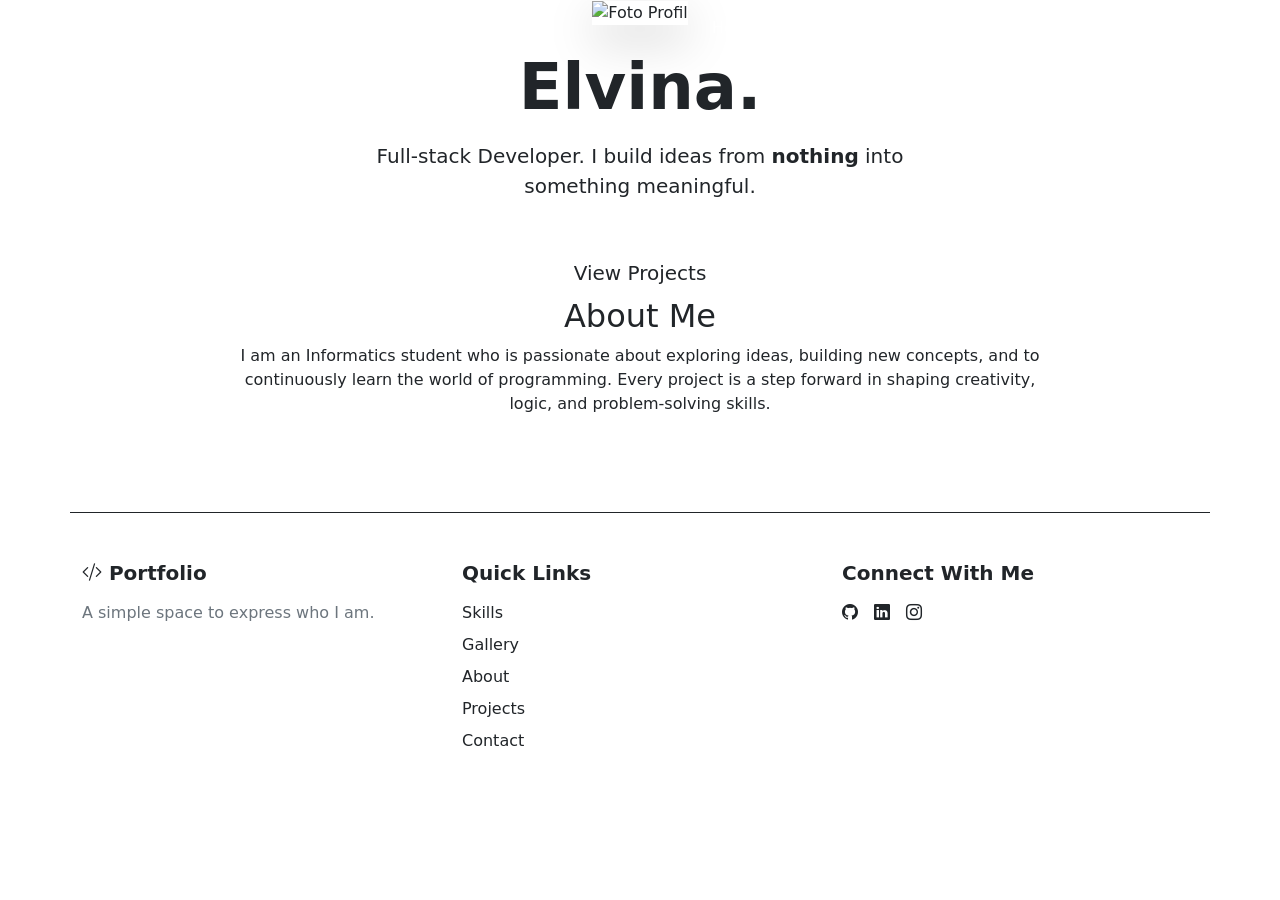
<file: portofolio/src/main/resources/templates/HTML/index.html>
<!DOCTYPE html>
<html lang="en" xmlns:th="http://www.thymeleaf.org">
<head>
    <meta charset="UTF-8">
    <meta name="viewport" content="width=device-width, initial-scale=1.0">
    <title>Portofolio</title>
    <link href="https://cdn.jsdelivr.net/npm/bootstrap@5.3.0/dist/css/bootstrap.min.css" rel="stylesheet">
    <link href="https://fonts.googleapis.com/css2?family=Inter:wght@300;400;600;800&display=swap" rel="stylesheet">
    <link rel="stylesheet" href="https://cdn.jsdelivr.net/npm/bootstrap-icons@1.11.3/font/bootstrap-icons.min.css">

    <link rel="stylesheet" th:href="@{/css/index.css}">
</head>
<body>

    <nav class="navbar navbar-expand-lg navbar-dark fixed-top custom-navbar">
        <div class="container">
            <a class="navbar-brand fw-bold" th:href="@{/}">
                <span class="text-accent">&lt;/&gt;</span> Port<span class="text-accent">folio</span>
            </a>
            <button class="navbar-toggler" type="button" data-bs-toggle="collapse" data-bs-target="#navbarNav">
                <span class="navbar-toggler-icon"></span>
            </button>
            <div class="collapse navbar-collapse justify-content-end" id="navbarNav">
                <ul class="navbar-nav gap-3">
                    <li class="nav-item"><a class="nav-link active" th:href="@{/}">Home</a></li>
                    <li class="nav-item"><a class="nav-link" th:href="@{/about}">About</a></li>
                    <li class="nav-item"><a class="nav-link" th:href="@{/projects}">Projects</a></li>
                    <li class="nav-item"><a class="nav-link" th:href="@{/skills}">Skills</a></li>
                    <li class="nav-item"><a class="nav-link" th:href="@{/gallery}">Gallery</a></li>
                    <li class="nav-item"><a class="nav-link" th:href="@{/contact}">Contact</a></li>
                </ul>
            </div>
        </div>
    </nav>

    <header id="hero">
    <div class="container text-center reveal">
        <div class="profile-wrapper mb-4">
            <img th:src="@{/images/photo profile.jpg}" alt="Foto Profil" class="profile-img shadow-lg">
        </div>
        <h1 class="display-3 fw-bold name mb-3">
            Elvina<span class="text-accent">.</span>
        </h1>
        <p class="lead tagline mx-auto mb-5" style="max-width: 600px;">
            Full-stack Developer. 
            I build ideas from <span class="text-accent fw-bold">nothing</span> into something meaningful.
        </p>
        <a th:href="@{/projects}" class="btn btn-custom btn-lg">View Projects</a>
    </div>
    </header>

    <section id="about" class="section">
    <div class="container text-center">
        <h2 class="reveal">About Me</h2>
        <p class="intro-text mx-auto reveal" style="max-width: 800px;">
            I am an Informatics student who is passionate about exploring ideas, building new concepts, and to continuously learn the world of programming.
            Every project is a step forward in shaping creativity, logic, and problem-solving skills.
        </p>
        
    </div>
    </section>

    <footer class="footer py-5 mt-5">
        <div class="container border-top border-dark pt-5">
            <div class="row gy-4">
                
                <div class="col-12 col-md-4 text-start">
                    <h5 class="fw-bold mb-3">
                        <i class="bi bi-code-slash text-accent"></i> Port<span class="text-accent">folio</span>
                    </h5>
                    <p class="text-secondary pe-md-4">
                        A simple space to express who I am.
                    </p>
                </div>

                <div class="col-12 col-md-4 text-start">
                    <h5 class="fw-bold mb-3">Quick Links</h5>
                    <ul class="list-unstyled footer-links">
                        <li class="mb-2"><a th:href="@{/skills}">Skills</a></li>
                        <li class="mb-2"><a th:href="@{/gallery}">Gallery</a></li>
                        <li class="mb-2"><a th:href="@{/about}">About</a></li>
                        <li class="mb-2"><a th:href="@{/projects}">Projects</a></li>
                        <li class="mb-2"><a th:href="@{/contact}">Contact</a></li>
                    </ul>
                </div>

                <div class="col-12 col-md-4 text-start">
                    <h5 class="fw-bold mb-3">Connect With Me</h5>
                    <div class="social-icons d-flex gap-3 mt-3">
                        <a th:href="@{https://github.com/eangelina04-dev}" target="_blank"><i class="bi bi-github"></i></a>
                        <a th:href="@{https://www.linkedin.com/in/elvina-angelina-1476b0321/}" target="_blank"><i class="bi bi-linkedin"></i></a>
                        <a th:href="@{https://www.instagram.com/_elvinangelinaa/}" target="_blank"><i class="bi bi-instagram"></i></a>
                    </div>
                </div>

            </div>
        </div>
    </footer>

    <script src="https://cdn.jsdelivr.net/npm/bootstrap@5.3.0/dist/js/bootstrap.bundle.min.js"></script>
    
    <script th:src="@{/js/index.js}"></script>
</body>
</html>
</file>
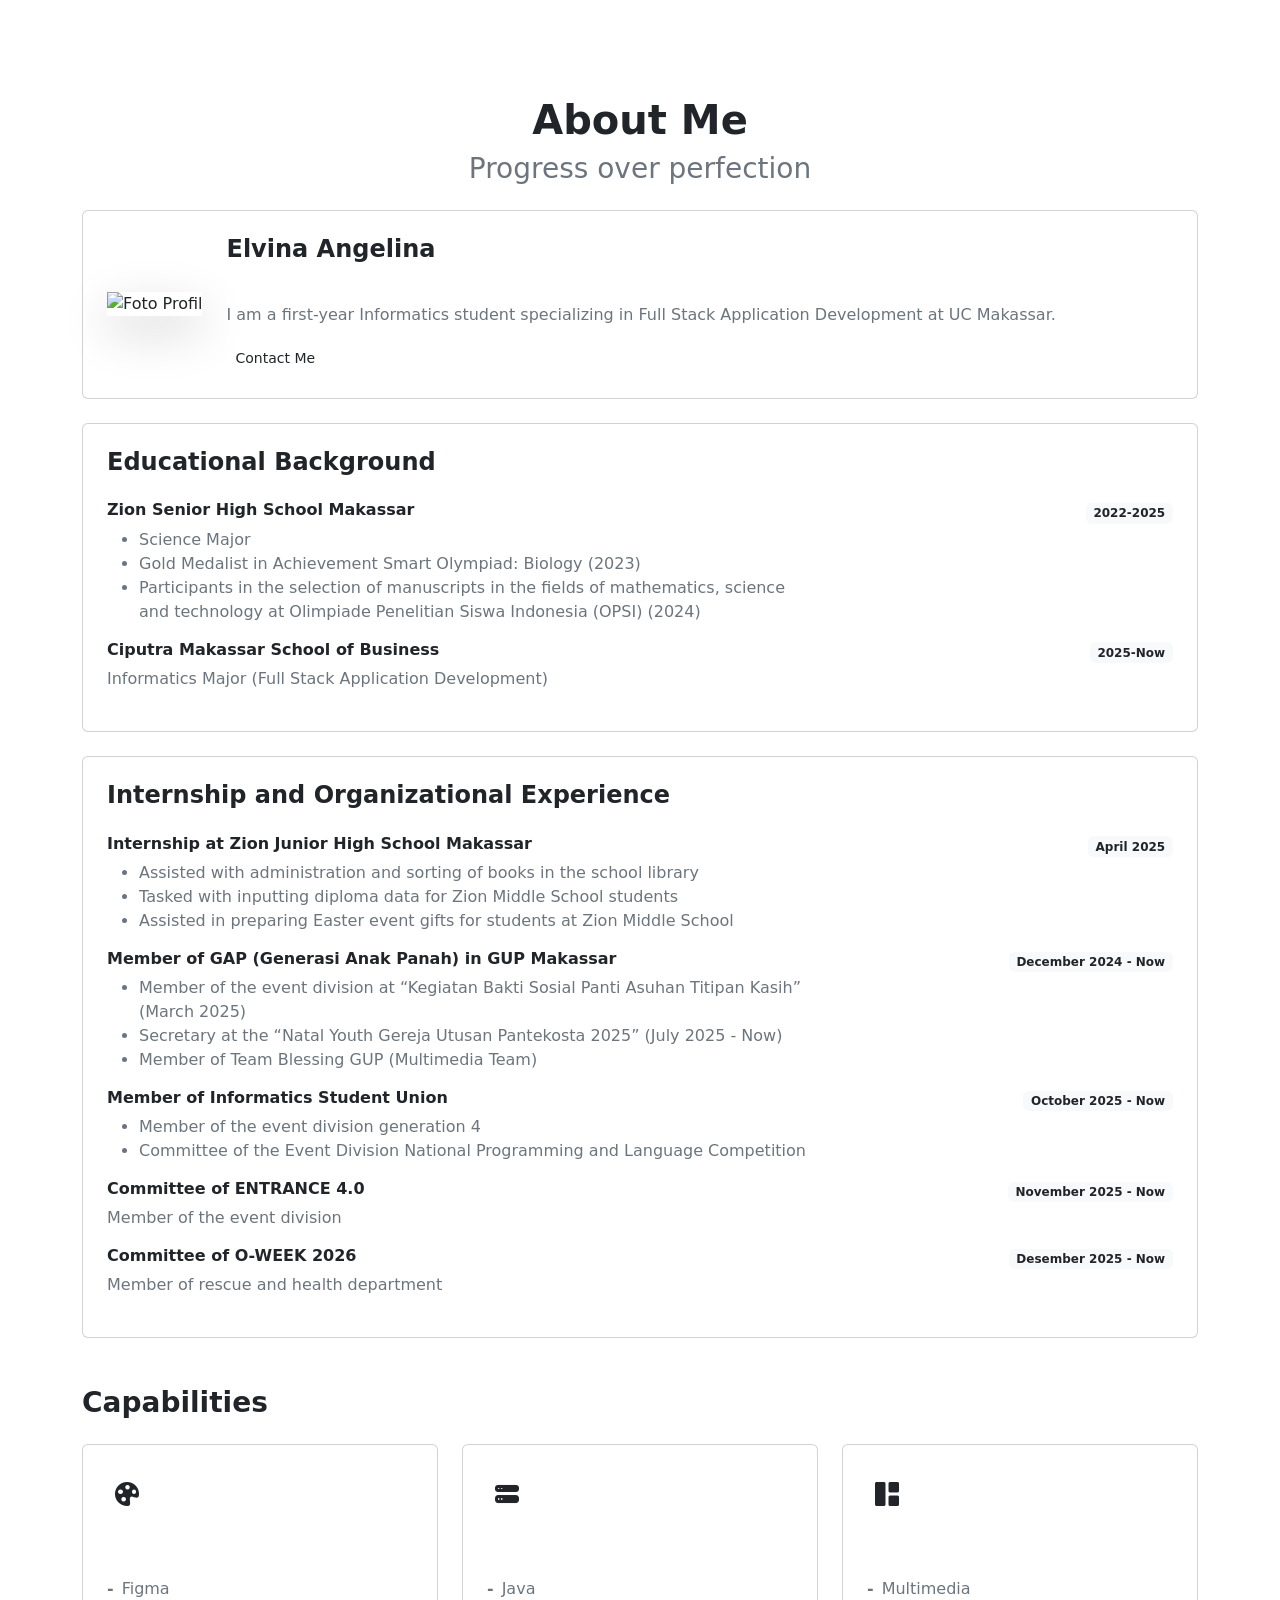
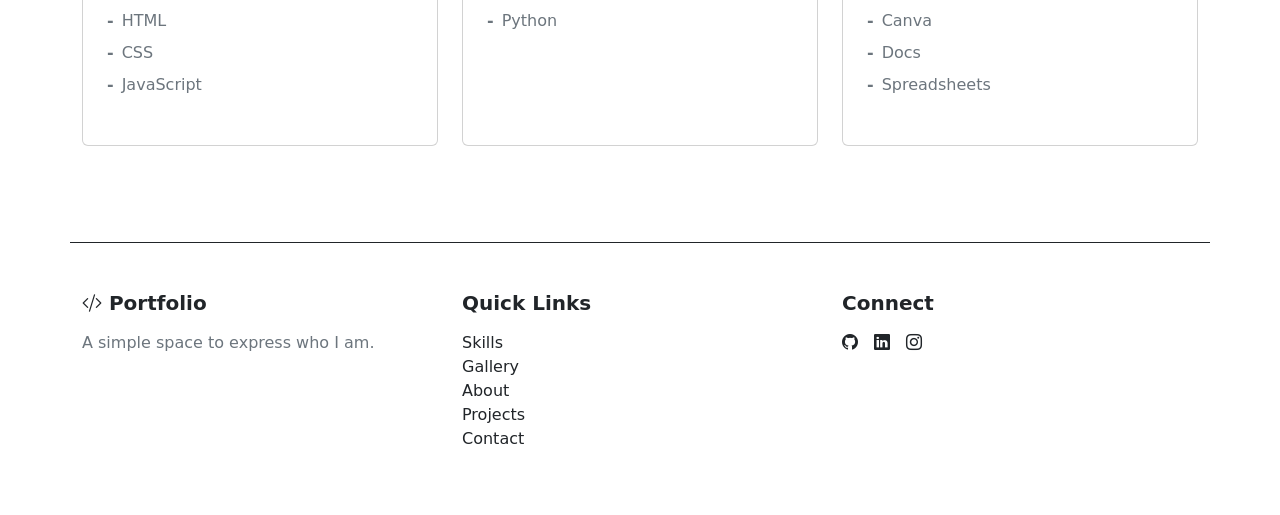
<file: portofolio/src/main/resources/templates/HTML/about.html>
<!DOCTYPE html>
<html lang="en" xmlns:th="http://www.thymeleaf.org">
<head>
    <meta charset="UTF-8">
    <meta name="viewport" content="width=device-width, initial-scale=1.0">
    <title>About - Portfolio</title>
    <link href="https://cdn.jsdelivr.net/npm/bootstrap@5.3.0/dist/css/bootstrap.min.css" rel="stylesheet">
    <link href="https://fonts.googleapis.com/css2?family=Inter:wght@300;400;600;800&display=swap" rel="stylesheet">
    <link rel="stylesheet" href="https://cdn.jsdelivr.net/npm/bootstrap-icons@1.11.3/font/bootstrap-icons.min.css">
    
    <link rel="stylesheet" th:href="@{/css/index.css}">
    <link rel="stylesheet" th:href="@{/css/about.css}">
</head>
<body>

<nav class="navbar navbar-expand-lg navbar-dark fixed-top custom-navbar">
    <div class="container">
        <a class="navbar-brand fw-bold" th:href="@{/}">
            <span class="text-accent">&lt;/&gt;</span> Port<span class="text-accent">folio</span>
        </a>
        <button class="navbar-toggler" data-bs-toggle="collapse" data-bs-target="#navbarNav">
            <span class="navbar-toggler-icon"></span>
        </button>

        <div id="navbarNav" class="collapse navbar-collapse justify-content-end">
            <ul class="navbar-nav gap-3">
                <li class="nav-item"><a class="nav-link" th:href="@{/}">Home</a></li>
                <li class="nav-item"><a class="nav-link active" th:href="@{/about}">About</a></li>
                <li class="nav-item"><a class="nav-link" th:href="@{/projects}">Projects</a></li>
                <li class="nav-item"><a class="nav-link" th:href="@{/skills}">Skills</a></li>
                <li class="nav-item"><a class="nav-link" th:href="@{/gallery}">Gallery</a></li>
                <li class="nav-item"><a class="nav-link" th:href="@{/contact}">Contact</a></li>
            </ul>
        </div>
    </div>
</nav>

<section class="container text-center mt-5 pt-5">
    <h1 class="fw-bold reveal">About Me</h1>
    <h3 class="text-secondary reveal">Progress over perfection</h3>
</section>

<section class="container mt-4">
    <div class="card profile-card p-4 reveal">
        <div class="d-flex flex-column flex-md-row align-items-center gap-4">  
            <div class="flex-shrink-0">
                <div class="avatar mx-auto">
                    <img th:src="@{/images/photo.png}" alt="Foto Profil" class="profile-img shadow-lg">
                </div>
            </div>
            <div class="text-center text-md-start">
                <h4 class="fw-bold">Elvina Angelina</h4>
                <span class="badge bg-accent mb-2">Full Stack Developer</span>     
                <p class="text-secondary mb-3">
                    I am a first-year Informatics student specializing in Full Stack Application Development at UC Makassar.
                </p>  
                <a th:href="@{/contact}" class="btn btn-custom btn-sm">Contact Me</a>
            </div>
        </div>
    </div>
</section>

<section class="container mt-4">
    <div class="card timeline-card p-4 reveal">
        <h4 class="fw-bold mb-4">Educational Background</h4>
        <div class="timeline">
            <div class="timeline-item">
                <div class="row">
                    <div class="col-md-8">
                        <h6 class="fw-bold">Zion  Senior High School Makassar </h6>
                        <ul class="text-secondary">
                            <li>Science Major</li>
                            <li>Gold Medalist in Achievement Smart Olympiad: Biology (2023)</li>
                            <li>Participants in the selection of manuscripts in the fields of mathematics, science and technology at Olimpiade Penelitian Siswa Indonesia (OPSI) (2024)</li>
                        </ul>
                    </div>
                    <div class="col-md-4 text-md-end">
                        <span class="badge bg-light text-dark">2022-2025</span>
                    </div>
                </div>
            </div>
            <div class="timeline-item">
                <div class="row">
                    <div class="col-md-8">
                        <h6 class="fw-bold">Ciputra Makassar School of Business</h6>
                        <p class="text-secondary">Informatics Major (Full Stack Application Development)</p>
                    </div>
                    <div class="col-md-4 text-md-end">
                        <span class="badge bg-light text-dark">2025-Now</span>
                    </div>
                </div>
            </div>
        </div>
    </div>
</section>

<section class="container mt-4">
    <div class="card timeline-card p-4 reveal">
        <h4 class="fw-bold mb-4">Internship and Organizational Experience</h4>
        <div class="timeline">
            <div class="timeline-item">
                <div class="row">
                    <div class="col-md-8">
                        <h6 class="fw-bold">Internship at Zion Junior High School Makassar</h6>
                        <ul class="text-secondary">
                            <li>Assisted with administration and sorting of books in the school library</li>
                            <li>Tasked with inputting diploma data for Zion Middle School students</li>
                            <li>Assisted in preparing Easter event gifts for students at Zion Middle School</li>
                        </ul>
                    </div>
                    <div class="col-md-4 text-md-end">
                        <span class="badge bg-light text-dark">April 2025</span>
                    </div>
                </div>
            </div>
            <div class="timeline-item">
                <div class="row">
                    <div class="col-md-8">
                        <h6 class="fw-bold">Member of GAP (Generasi Anak Panah) in GUP Makassar</h6>
                        <ul class="text-secondary">
                            <li>Member of the event division at “Kegiatan Bakti Sosial Panti Asuhan Titipan Kasih” (March 2025)</li>
                            <li>Secretary at the “Natal Youth Gereja Utusan Pantekosta 2025” (July 2025 - Now)</li>
                            <li>Member of Team Blessing GUP (Multimedia Team)</li>
                        </ul>
                    </div>
                    <div class="col-md-4 text-md-end">
                        <span class="badge bg-light text-dark">December 2024 - Now</span>
                    </div>
                </div>
            </div>
            <div class="timeline-item">
                <div class="row">
                    <div class="col-md-8">
                        <h6 class="fw-bold">Member of Informatics Student Union</h6>
                        <ul class="text-secondary">
                            <li>Member of the event division generation 4</li>
                            <li>Committee of the Event Division National Programming and Language Competition</li>
                        </ul>
                    </div>
                    <div class="col-md-4 text-md-end">
                        <span class="badge bg-light text-dark">October 2025 - Now</span>
                    </div>
                </div>
            </div>
            <div class="timeline-item">
                <div class="row">
                    <div class="col-md-8">
                        <h6 class="fw-bold">Committee of ENTRANCE 4.0</h6>
                        <p class="text-secondary">Member of the event division</p>
                    </div>
                    <div class="col-md-4 text-md-end">
                        <span class="badge bg-light text-dark">November 2025 - Now</span>
                    </div>
                </div>
            </div>
            <div class="timeline-item">
                <div class="row">
                    <div class="col-md-8">
                        <h6 class="fw-bold">Committee of O-WEEK 2026</h6>
                        <p class="text-secondary">Member of rescue and health department</p>
                    </div>
                    <div class="col-md-4 text-md-end">
                        <span class="badge bg-light text-dark">Desember 2025 - Now</span>
                    </div>
                </div>
            </div>
        </div>
    </div>
</section>

<section class="container mt-5 mb-5">
    <h3 class="fw-bold mb-4 reveal">Capabilities</h3>
    <div class="row g-4 reveal">
        <div class="col-md-4">
            <div class="card profile-card p-4 h-100">
                <div class="mb-3">
                    <span class="d-inline-flex align-items-center justify-content-center rounded p-2 icon-box">
                        <i class="bi bi-palette-fill fs-4"></i>
                    </span>
                </div>
                <h5 class="fw-bold mb-3 text-white">Front-end & Design</h5>
                <ul class="list-unstyled text-secondary">
                    <li class="mb-2"><span class="text-accent me-2 fw-bold">-</span>Figma</li>
                    <li class="mb-2"><span class="text-accent me-2 fw-bold">-</span>HTML</li>
                    <li class="mb-2"><span class="text-accent me-2 fw-bold">-</span>CSS</li>
                    <li class="mb-2"><span class="text-accent me-2 fw-bold">-</span>JavaScript</li>
                </ul>
            </div>
        </div>

        <div class="col-md-4">
            <div class="card profile-card p-4 h-100">
                <div class="mb-3">
                    <span class="d-inline-flex align-items-center justify-content-center rounded p-2 icon-box">
                        <i class="bi bi-hdd-stack-fill fs-4"></i>
                    </span>
                </div>
                <h5 class="fw-bold mb-3 text-white">Back-end</h5>
                <ul class="list-unstyled text-secondary">
                    <li class="mb-2"><span class="text-accent me-2 fw-bold">-</span>Java</li>
                    <li class="mb-2"><span class="text-accent me-2 fw-bold">-</span>Python</li>
                </ul>
            </div>
        </div>

        <div class="col-md-4">
            <div class="card profile-card p-4 h-100">
                <div class="mb-3">
                    <span class="d-inline-flex align-items-center justify-content-center rounded p-2 icon-box">
                        <i class="bi bi-grid-1x2-fill fs-4"></i>
                    </span>
                </div>
                <h5 class="fw-bold mb-3 text-white">General Skills</h5>
                <ul class="list-unstyled text-secondary">
                    <li class="mb-2"><span class="text-accent me-2 fw-bold">-</span>Multimedia</li>
                    <li class="mb-2"><span class="text-accent me-2 fw-bold">-</span>Canva</li>
                    <li class="mb-2"><span class="text-accent me-2 fw-bold">-</span>Docs</li>
                    <li class="mb-2"><span class="text-accent me-2 fw-bold">-</span>Spreadsheets</li>
                </ul>
            </div>
        </div>
    </div>
</section>

<footer class="footer py-5 mt-5">
    <div class="container border-top border-dark pt-5">
        <div class="row gy-4">

            <div class="col-12 col-md-4 text-start">
                <h5 class="fw-bold mb-3">
                    <i class="bi bi-code-slash text-accent"></i> Port<span class="text-accent">folio</span>
                </h5>
                <p class="text-secondary pe-md-4">
                    A simple space to express who I am.
                </p>
            </div>

            <div class="col-12 col-md-4 text-start">
                <h5 class="fw-bold mb-3">Quick Links</h5>
                <ul class="list-unstyled footer-links">
                    <!-- 5. PERBAIKAN LINK FOOTER -->
                    <li><a th:href="@{/skills}">Skills</a></li>
                    <li><a th:href="@{/gallery}">Gallery</a></li>
                    <li><a th:href="@{/about}">About</a></li>
                    <li><a th:href="@{/projects}">Projects</a></li>
                    <li><a th:href="@{/contact}">Contact</a></li>
                </ul>
            </div>

            <div class="col-12 col-md-4 text-start">
                <h5 class="fw-bold mb-3">Connect</h5>
                <div class="social-icons d-flex gap-3 mt-3">
                    <a th:href="@{https://github.com/eangelina04-dev}" target="_blank"><i class="bi bi-github"></i></a>
                    <a th:href="@{https://www.linkedin.com/in/elvina-angelina-1476b0321/}" target="_blank"><i class="bi bi-linkedin"></i></a>
                    <a th:href="@{https://www.instagram.com/_elvinangelinaa/}" target="_blank"><i class="bi bi-instagram"></i></a>
                </div>
            </div>
        </div>
    </div>
</footer>

<script src="https://cdn.jsdelivr.net/npm/bootstrap@5.3.0/dist/js/bootstrap.bundle.min.js"></script>
<script th:src="@{/js/about.js}"></script>
</body>
</html>
</file>
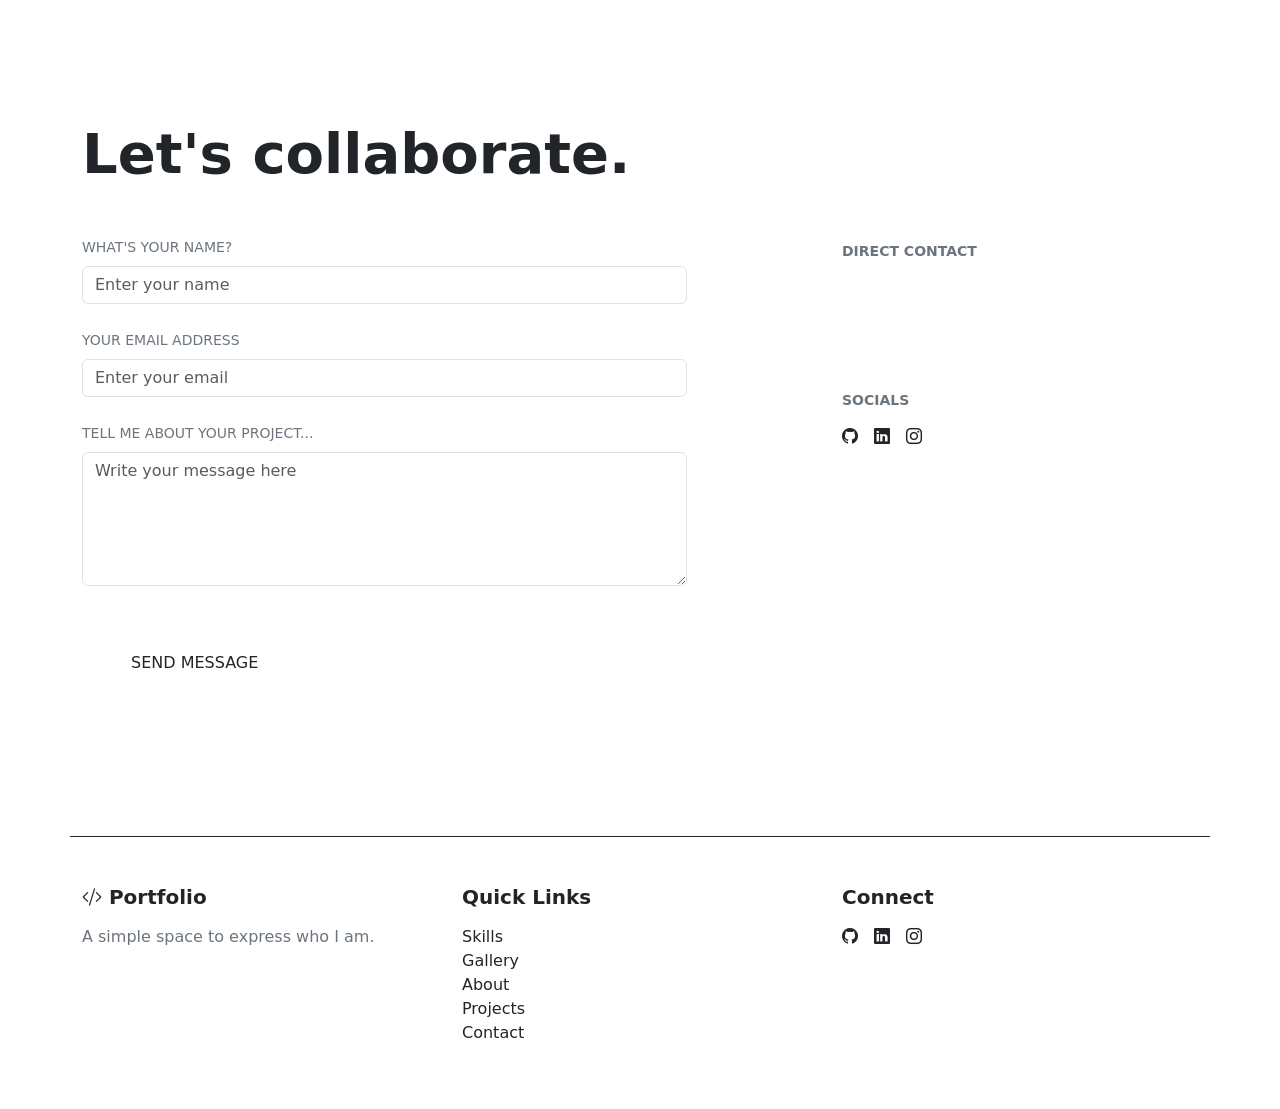
<file: portofolio/src/main/resources/templates/HTML/contact.html>
<!DOCTYPE html>
<html lang="en" xmlns:th="http://www.thymeleaf.org">
<head>
    <meta charset="UTF-8">
    <meta name="viewport" content="width=device-width, initial-scale=1.0">
    <title>Contact - Portfolio</title>
    <link href="https://cdn.jsdelivr.net/npm/bootstrap@5.3.0/dist/css/bootstrap.min.css" rel="stylesheet">
    <link href="https://fonts.googleapis.com/css2?family=Inter:wght@300;400;600;800&display=swap" rel="stylesheet">
    <link rel="stylesheet" href="https://cdn.jsdelivr.net/npm/bootstrap-icons@1.11.3/font/bootstrap-icons.min.css">
    
    <link rel="stylesheet" th:href="@{/css/index.css}">
    <link rel="stylesheet" th:href="@{/css/contact.css}">
</head>
<body>

    <nav class="navbar navbar-expand-lg navbar-dark fixed-top custom-navbar">
        <div class="container">
            <a class="navbar-brand fw-bold" th:href="@{/}">
                <span class="text-accent">&lt;/&gt;</span> Port<span class="text-accent">folio</span>
            </a>
            <button class="navbar-toggler" data-bs-toggle="collapse" data-bs-target="#navbarNav">
                <span class="navbar-toggler-icon"></span>
            </button>
            <div id="navbarNav" class="collapse navbar-collapse justify-content-end">
                <ul class="navbar-nav gap-3">
                    <li class="nav-item"><a class="nav-link" th:href="@{/}">Home</a></li>
                    <li class="nav-item"><a class="nav-link" th:href="@{/about}">About</a></li>
                    <li class="nav-item"><a class="nav-link" th:href="@{/projects}">Projects</a></li>
                    <li class="nav-item"><a class="nav-link" th:href="@{/skills}">Skills</a></li>
                    <li class="nav-item"><a class="nav-link" th:href="@{/gallery}">Gallery</a></li>
                    <li class="nav-item"><a class="nav-link active" th:href="@{/contact}">Contact</a></li>
                </ul>
            </div>
        </div>
    </nav>

    <div class="container mt-5 pt-5 pb-5">
        
        <div id="formAlert" class="alert d-none alert-dismissible fade show mt-4" role="alert">
            <span id="alertMessage"></span>
            <button type="button" class="btn-close" aria-label="Close" onclick="closeAlert()"></button>
        </div>

        <h1 class="display-4 fw-bold mb-5 mt-4 reveal">Let's collaborate<span class="text-accent">.</span></h1>

        <div class="row gy-5">
            
            <div class="col-lg-7 reveal pe-lg-5">
                <form id="contactForm" onsubmit="return validateForm(event)">
                    
                    <div class="mb-4">
                        <label for="nameInput" class="form-label text-secondary small text-uppercase">What's your name?</label>
                        <input type="text" class="form-control custom-input" id="nameInput" placeholder="Enter your name">
                        <div class="invalid-feedback">Please enter your name.</div>
                    </div>

                    <div class="mb-4">
                        <label for="emailInput" class="form-label text-secondary small text-uppercase">Your email address</label>
                        <input type="email" class="form-control custom-input" id="emailInput" placeholder="Enter your email">
                        <div class="invalid-feedback">Please enter a valid email address.</div>
                    </div>

                    <div class="mb-5">
                        <label for="messageInput" class="form-label text-secondary small text-uppercase">Tell me about your project...</label>
                        <textarea class="form-control custom-input" id="messageInput" rows="5" placeholder="Write your message here"></textarea>
                        <div class="invalid-feedback">Message cannot be empty.</div>
                    </div>

                    <button type="submit" class="btn btn-custom px-5 py-3 text-uppercase fs-6">Send Message</button>
                </form>
            </div>

            <div class="col-lg-4 offset-lg-1 reveal mt-lg-5 pt-lg-2">
                <div class="mb-5">
                    <h6 class="text-secondary text-uppercase mb-3 small fw-bold">Direct Contact</h6>
                    <a th:href="@{mailto:angelinaelvina1@gmail.com}" class="text-white text-decoration-none fs-5 contact-link d-block mb-2">
                        angelinaelvina1@gmail.com </a>
                    <a th:href="@{https://wa.me/6289507333708}" target="_blank" class="text-white text-decoration-none fs-5 contact-link d-block">
                        +62-895-0733-3708</a>
                </div>

                <div class="mb-5">
                <h6 class="text-secondary text-uppercase mb-3 small fw-bold">Socials</h6>
                <div class="social-icons d-flex gap-3">
                    <a th:href="@{https://github.com/eangelina04-dev}" target="_blank"><i class="bi bi-github"></i></a>
                    <a th:href="@{https://www.linkedin.com/in/elvina-angelina-1476b0321/}" target="_blank"><i class="bi bi-linkedin"></i></a>
                    <a th:href="@{https://www.instagram.com/_elvinangelinaa/}" target="_blank"><i class="bi bi-instagram"></i></a>
                </div>
                </div>
            </div>
        </div>
    </div>

    <footer class="footer py-5 mt-5">
        <div class="container border-top border-dark pt-5">
            <div class="row gy-4">
                <div class="col-12 col-md-4 text-start">
                    <h5 class="fw-bold mb-3"><i class="bi bi-code-slash text-accent"></i> Port<span class="text-accent">folio</span></h5>
                    <p class="text-secondary pe-md-4">A simple space to express who I am.</p>
                </div>
                <div class="col-12 col-md-4 text-start">
                    <h5 class="fw-bold mb-3">Quick Links</h5>
                    <ul class="list-unstyled footer-links">
                        <li><a th:href="@{/skills}">Skills</a></li>
                        <li><a th:href="@{/gallery}">Gallery</a></li>
                        <li><a th:href="@{/about}">About</a></li>
                        <li><a th:href="@{/projects}">Projects</a></li>
                        <li><a th:href="@{/contact}">Contact</a></li>
                    </ul>
                </div>
                <div class="col-12 col-md-4 text-start">
                    <h5 class="fw-bold mb-3">Connect</h5>
                    <div class="social-icons d-flex gap-3 mt-3">
                        <a th:href="@{https://github.com/eangelina04-dev}" target="_blank"><i class="bi bi-github"></i></a>
                        <a th:href="@{https://www.linkedin.com/in/elvina-angelina-1476b0321/}" target="_blank"><i class="bi bi-linkedin"></i></a>
                        <a th:href="@{https://www.instagram.com/_elvinangelinaa/}" target="_blank"><i class="bi bi-instagram"></i></a>
                    </div>
                </div>
            </div>
        </div>
    </footer>

    <script src="https://cdn.jsdelivr.net/npm/bootstrap@5.3.0/dist/js/bootstrap.bundle.min.js"></script>
    <script th:src="@{/js/contact.js}"></script>
</body>
</html>
</file>
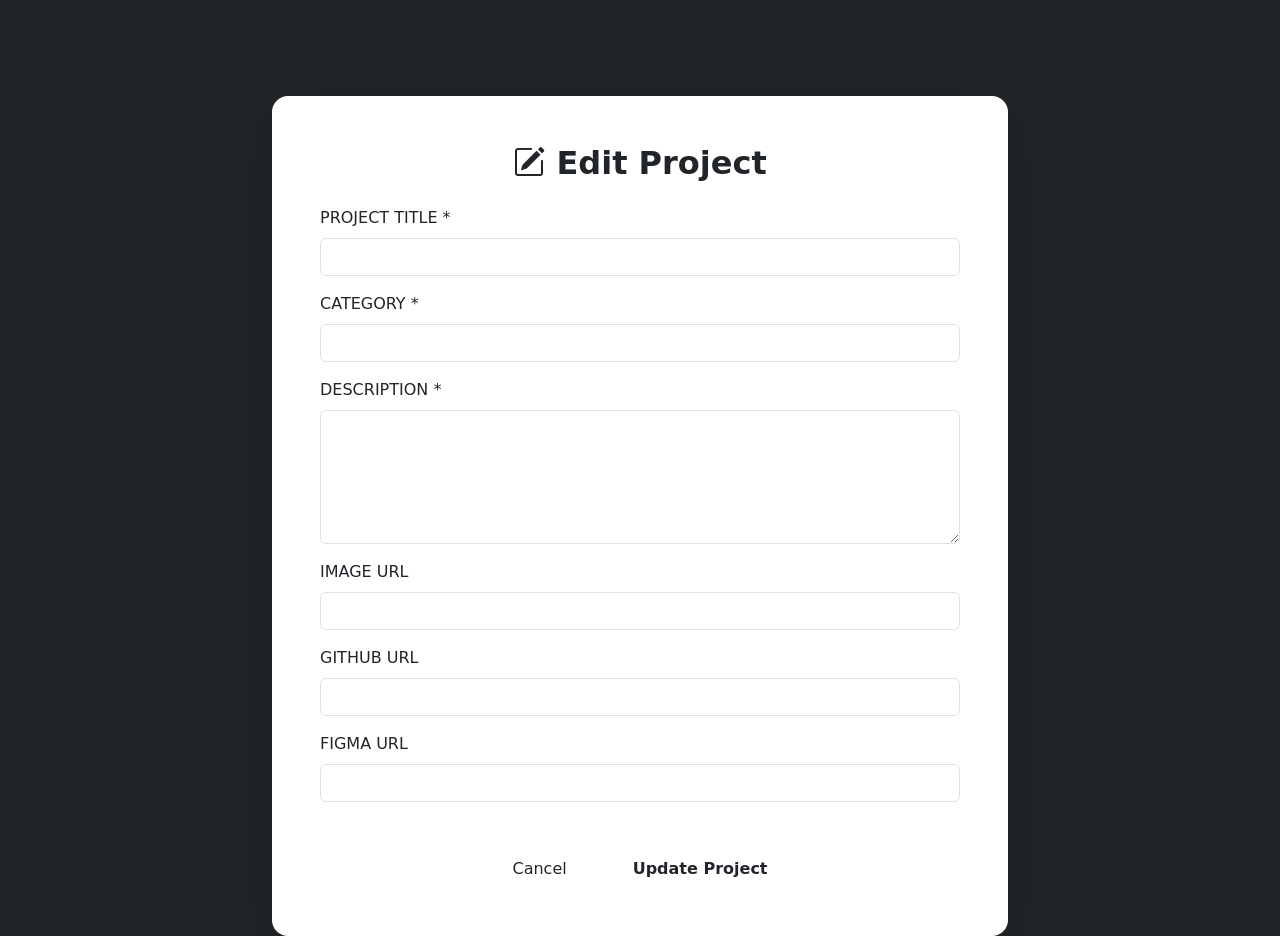
<file: portofolio/src/main/resources/templates/HTML/edit_project.html>
<!DOCTYPE html>
<html lang="en" xmlns:th="http://www.thymeleaf.org">
<head>
    <meta charset="UTF-8">
    <meta name="viewport" content="width=device-width, initial-scale=1.0">
    <title>Edit Project - Portfolio</title>
    <link href="https://cdn.jsdelivr.net/npm/bootstrap@5.3.0/dist/css/bootstrap.min.css" rel="stylesheet">
    <link href="https://fonts.googleapis.com/css2?family=Inter:wght@300;400;600;800&display=swap" rel="stylesheet">
    <link rel="stylesheet" href="https://cdn.jsdelivr.net/npm/bootstrap-icons@1.11.3/font/bootstrap-icons.min.css">
    
    <link rel="stylesheet" th:href="@{/css/index.css}">
    <link rel="stylesheet" th:href="@{/css/projects.css}">
</head>
<body class="bg-dark text-white">

    <div class="container mt-5 pt-5">
        <div class="row justify-content-center">
            <div class="col-md-8">
                <div class="card project-card border-0 rounded-4 shadow-lg p-5">
                    <h2 class="fw-bold mb-4 text-accent text-center">
                        <i class="bi bi-pencil-square"></i> Edit Project
                    </h2>
                    
                    <form th:action="@{/projects/edit/{id}(id=${project.id})}" th:object="${project}" method="POST">
                        
                        <div class="mb-3">
                            <label class="form-label">PROJECT TITLE *</label>
                            <input type="text" class="form-control" th:field="*{title}" required>
                        </div>
                        <div class="mb-3">
                            <label class="form-label">CATEGORY *</label>
                            <input type="text" class="form-control" th:field="*{category}" required>
                        </div>
                        <div class="mb-3">
                            <label class="form-label">DESCRIPTION *</label>
                            <textarea class="form-control" th:field="*{description}" rows="5" required></textarea>
                        </div>
                        <div class="mb-3">
                            <label class="form-label">IMAGE URL</label>
                            <input type="text" class="form-control" th:field="*{imageUrl}">
                        </div>
                        <div class="mb-3">
                            <label class="form-label">GITHUB URL</label>
                            <input type="text" class="form-control" th:field="*{githubUrl}">
                        </div>
                        <div class="mb-3">
                            <label class="form-label">FIGMA URL</label>
                            <input type="text" class="form-control" th:field="*{figmaUrl}">
                        </div>

                        <div class="d-flex justify-content-center gap-3 mt-5">
                            <a th:href="@{/projects}" class="btn btn-custom px-4">Cancel</a>
                            <button type="submit" class="btn btn-custom px-4 fw-bold">Update Project</button>
                        </div>
                    </form>
                </div>
            </div>
        </div>
    </div>

</body>
</html>
</file>
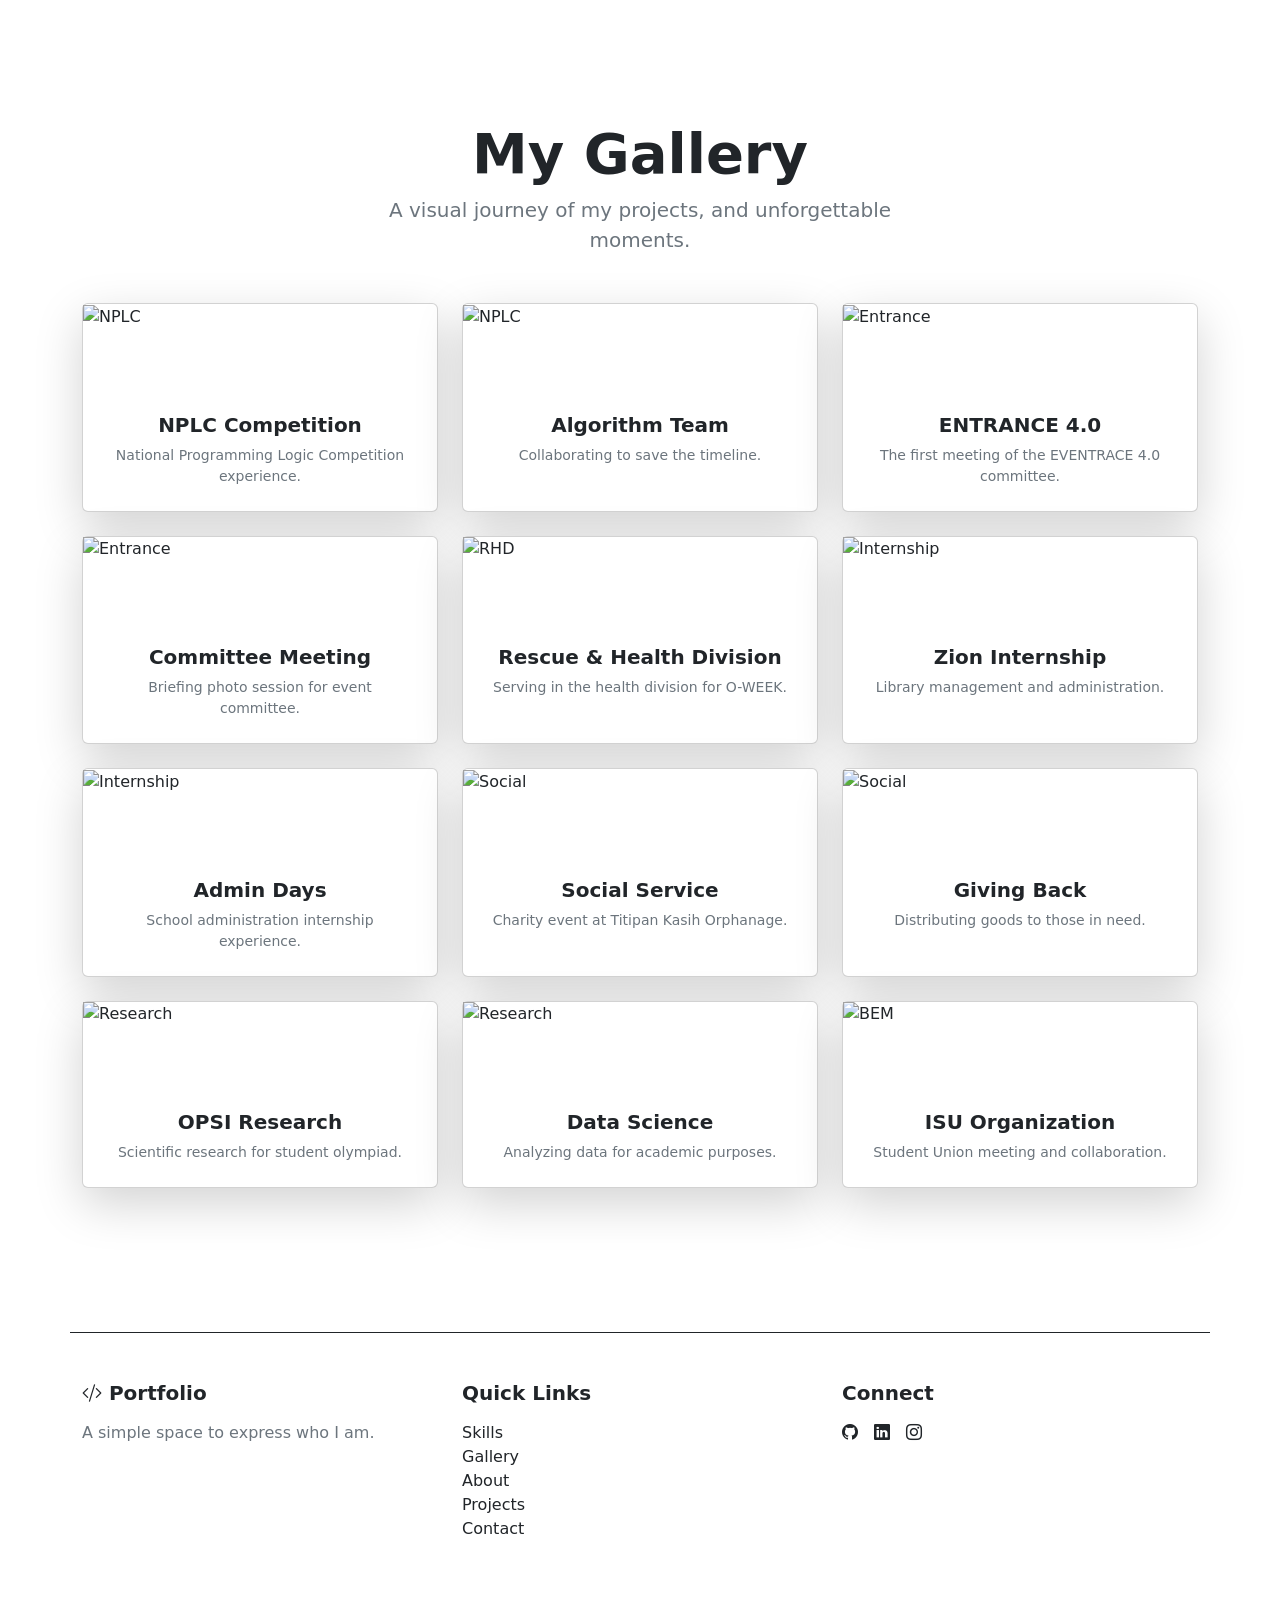
<file: portofolio/src/main/resources/templates/HTML/gallery.html>
<!DOCTYPE html>
<html lang="en" xmlns:th="http://www.thymeleaf.org">
<head>
    <meta charset="UTF-8">
    <meta name="viewport" content="width=device-width, initial-scale=1.0">
    <title>Gallery - Portfolio</title>
    <link href="https://cdn.jsdelivr.net/npm/bootstrap@5.3.0/dist/css/bootstrap.min.css" rel="stylesheet">
    <link href="https://fonts.googleapis.com/css2?family=Inter:wght@300;400;600;800&display=swap" rel="stylesheet">
    <link rel="stylesheet" href="https://cdn.jsdelivr.net/npm/bootstrap-icons@1.11.3/font/bootstrap-icons.min.css">
    
    <link rel="stylesheet" th:href="@{/css/index.css}">
    <link rel="stylesheet" th:href="@{/css/gallery.css}">
</head>
<body>

    <nav class="navbar navbar-expand-lg navbar-dark fixed-top custom-navbar">
        <div class="container">
            <a class="navbar-brand fw-bold" th:href="@{/}">
                <span class="text-accent">&lt;/&gt;</span> Port<span class="text-accent">folio</span>
            </a>
            <button class="navbar-toggler" data-bs-toggle="collapse" data-bs-target="#navbarNav">
                <span class="navbar-toggler-icon"></span>
            </button>
            <div id="navbarNav" class="collapse navbar-collapse justify-content-end">
                <ul class="navbar-nav gap-3">
                    <li class="nav-item"><a class="nav-link" th:href="@{/}">Home</a></li>
                    <li class="nav-item"><a class="nav-link" th:href="@{/about}">About</a></li>
                    <li class="nav-item"><a class="nav-link" th:href="@{/projects}">Projects</a></li>
                    <li class="nav-item"><a class="nav-link" th:href="@{/skills}">Skills</a></li>
                    <li class="nav-item"><a class="nav-link active" th:href="@{/gallery}">Gallery</a></li>
                    <li class="nav-item"><a class="nav-link" th:href="@{/contact}">Contact</a></li>
                </ul>
            </div>
        </div>
    </nav>

    <div class="container mt-5 pt-5 text-center">
        <h1 class="display-4 fw-bold mt-4 reveal">My <span class="text-accent">Gallery</span></h1>
        <p class="text-secondary lead mx-auto reveal mb-5" style="max-width: 600px;">
            A visual journey of my projects, and unforgettable moments.
        </p>
    </div>

    <section class="container mb-5 pb-5">
        <div class="row g-4 reveal">
            
            <div class="col-12 col-md-4">
                <div class="card gallery-card h-100 shadow-lg gallery-box">
                    <div class="gallery-img-wrapper position-relative" data-bs-toggle="modal" data-bs-target="#galleryModal" onclick="showModalImage('../images/1.jpg')">
                        <img th:src="@{/images/1.jpg}" alt="NPLC" class="w-100 gallery-img">
                        <div class="gallery-overlay"><i class="bi bi-zoom-in fs-1 text-white"></i></div>
                    </div>
                    <div class="card-body p-4 text-center">
                        <h5 class="fw-bold text-accent mb-2">NPLC Competition</h5>
                        <p class="text-secondary small mb-0">National Programming Logic Competition experience.</p>
                    </div>
                </div>
            </div>

            <div class="col-12 col-md-4">
                <div class="card gallery-card h-100 shadow-lg gallery-box">
                    <div class="gallery-img-wrapper position-relative" data-bs-toggle="modal" data-bs-target="#galleryModal" onclick="showModalImage('../images/2.jpg')">
                        <img th:src="@{/images/2.jpg}" alt="NPLC" class="w-100 gallery-img">
                        <div class="gallery-overlay"><i class="bi bi-zoom-in fs-1 text-white"></i></div>
                    </div>
                    <div class="card-body p-4 text-center">
                        <h5 class="fw-bold text-accent mb-2">Algorithm Team</h5>
                        <p class="text-secondary small mb-0">Collaborating to save the timeline.</p>
                    </div>
                </div>
            </div>

            <div class="col-12 col-md-4">
                <div class="card gallery-card h-100 shadow-lg gallery-box">
                    <div class="gallery-img-wrapper position-relative" data-bs-toggle="modal" data-bs-target="#galleryModal" onclick="showModalImage('../images/3.jpg')">
                        <img th:src="@{/images/3.jpg}" alt="Entrance" class="w-100 gallery-img">
                        <div class="gallery-overlay"><i class="bi bi-zoom-in fs-1 text-white"></i></div>
                    </div>
                    <div class="card-body p-4 text-center">
                        <h5 class="fw-bold text-accent mb-2">ENTRANCE 4.0</h5>
                        <p class="text-secondary small mb-0">The first meeting of the EVENTRACE 4.0 committee.</p>
                    </div>
                </div>
            </div>

            <div class="col-12 col-md-4">
                <div class="card gallery-card h-100 shadow-lg gallery-box">
                    <div class="gallery-img-wrapper position-relative" data-bs-toggle="modal" data-bs-target="#galleryModal" onclick="showModalImage('../images/4.jpg')">
                        <img th:src="@{/images/4.jpg}" alt="Entrance" class="w-100 gallery-img">
                        <div class="gallery-overlay"><i class="bi bi-zoom-in fs-1 text-white"></i></div>
                    </div>
                    <div class="card-body p-4 text-center">
                        <h5 class="fw-bold text-accent mb-2">Committee Meeting</h5>
                        <p class="text-secondary small mb-0">Briefing photo session for event committee.</p>
                    </div>
                </div>
            </div>

            <div class="col-12 col-md-4">
                <div class="card gallery-card h-100 shadow-lg gallery-box">
                    <div class="gallery-img-wrapper position-relative" data-bs-toggle="modal" data-bs-target="#galleryModal" onclick="showModalImage('../images/5.jpg')">
                        <img th:src="@{/images/5.jpg}" alt="RHD" class="w-100 gallery-img">
                        <div class="gallery-overlay"><i class="bi bi-zoom-in fs-1 text-white"></i></div>
                    </div>
                    <div class="card-body p-4 text-center">
                        <h5 class="fw-bold text-accent mb-2">Rescue & Health Division</h5>
                        <p class="text-secondary small mb-0">Serving in the health division for O-WEEK.</p>
                    </div>
                </div>
            </div>

            <div class="col-12 col-md-4">
                <div class="card gallery-card h-100 shadow-lg gallery-box">
                    <div class="gallery-img-wrapper position-relative" data-bs-toggle="modal" data-bs-target="#galleryModal" onclick="showModalImage('../images/6.jpg')">
                        <img th:src="@{/images/6.jpg}" alt="Internship" class="w-100 gallery-img">
                        <div class="gallery-overlay"><i class="bi bi-zoom-in fs-1 text-white"></i></div>
                    </div>
                    <div class="card-body p-4 text-center">
                        <h5 class="fw-bold text-accent mb-2">Zion Internship</h5>
                        <p class="text-secondary small mb-0">Library management and administration.</p>
                    </div>
                </div>
            </div>

            <div class="col-12 col-md-4">
                <div class="card gallery-card h-100 shadow-lg gallery-box">
                    <div class="gallery-img-wrapper position-relative" data-bs-toggle="modal" data-bs-target="#galleryModal" onclick="showModalImage('../images/7.jpg')">
                        <img th:src="@{/images/7.jpg}" alt="Internship" class="w-100 gallery-img">
                        <div class="gallery-overlay"><i class="bi bi-zoom-in fs-1 text-white"></i></div>
                    </div>
                    <div class="card-body p-4 text-center">
                        <h5 class="fw-bold text-accent mb-2">Admin Days</h5>
                        <p class="text-secondary small mb-0">School administration internship experience.</p>
                    </div>
                </div>
            </div>

            <div class="col-12 col-md-4">
                <div class="card gallery-card h-100 shadow-lg gallery-box">
                    <div class="gallery-img-wrapper position-relative" data-bs-toggle="modal" data-bs-target="#galleryModal" onclick="showModalImage('../images/8.jpg')">
                        <img th:src="@{/images/8.jpg}" alt="Social" class="w-100 gallery-img">
                        <div class="gallery-overlay"><i class="bi bi-zoom-in fs-1 text-white"></i></div>
                    </div>
                    <div class="card-body p-4 text-center">
                        <h5 class="fw-bold text-accent mb-2">Social Service</h5>
                        <p class="text-secondary small mb-0">Charity event at Titipan Kasih Orphanage.</p>
                    </div>
                </div>
            </div>

            <div class="col-12 col-md-4">
                <div class="card gallery-card h-100 shadow-lg gallery-box">
                    <div class="gallery-img-wrapper position-relative" data-bs-toggle="modal" data-bs-target="#galleryModal" onclick="showModalImage('../images/9.jpg')">
                        <img th:src="@{/images/9.jpg}" alt="Social" class="w-100 gallery-img">
                        <div class="gallery-overlay"><i class="bi bi-zoom-in fs-1 text-white"></i></div>
                    </div>
                    <div class="card-body p-4 text-center">
                        <h5 class="fw-bold text-accent mb-2">Giving Back</h5>
                        <p class="text-secondary small mb-0">Distributing goods to those in need.</p>
                    </div>
                </div>
            </div>

            <div class="col-12 col-md-4">
                <div class="card gallery-card h-100 shadow-lg gallery-box">
                    <div class="gallery-img-wrapper position-relative" data-bs-toggle="modal" data-bs-target="#galleryModal" onclick="showModalImage('../images/10.jpg')">
                        <img th:src="@{/images/10.jpg}" alt="Research" class="w-100 gallery-img">
                        <div class="gallery-overlay"><i class="bi bi-zoom-in fs-1 text-white"></i></div>
                    </div>
                    <div class="card-body p-4 text-center">
                        <h5 class="fw-bold text-accent mb-2">OPSI Research</h5>
                        <p class="text-secondary small mb-0">Scientific research for student olympiad.</p>
                    </div>
                </div>
            </div>

            <div class="col-12 col-md-4">
                <div class="card gallery-card h-100 shadow-lg gallery-box">
                    <div class="gallery-img-wrapper position-relative" data-bs-toggle="modal" data-bs-target="#galleryModal" onclick="showModalImage('../images/11.jpg')">
                        <img th:src="@{/images/11.jpg}" alt="Research" class="w-100 gallery-img">
                        <div class="gallery-overlay"><i class="bi bi-zoom-in fs-1 text-white"></i></div>
                    </div>
                    <div class="card-body p-4 text-center">
                        <h5 class="fw-bold text-accent mb-2">Data Science</h5>
                        <p class="text-secondary small mb-0">Analyzing data for academic purposes.</p>
                    </div>
                </div>
            </div>

            <div class="col-12 col-md-4">
                <div class="card gallery-card h-100 shadow-lg gallery-box">
                    <div class="gallery-img-wrapper position-relative" data-bs-toggle="modal" data-bs-target="#galleryModal" onclick="showModalImage('../images/12.jpg')">
                        <img th:src="@{/images/12.jpg}" alt="BEM" class="w-100 gallery-img">
                        <div class="gallery-overlay"><i class="bi bi-zoom-in fs-1 text-white"></i></div>
                    </div>
                    <div class="card-body p-4 text-center">
                        <h5 class="fw-bold text-accent mb-2">ISU Organization</h5>
                        <p class="text-secondary small mb-0">Student Union meeting and collaboration.</p>
                    </div>
                </div>
            </div>

        </div>
    </section>

    <div class="modal fade" id="galleryModal" tabindex="-1" aria-hidden="true">
        <div class="modal-dialog modal-dialog-centered modal-lg">
            <div class="modal-content bg-transparent border-0">
                <div class="modal-header border-0 pb-0">
                    <button type="button" class="btn-close btn-close-white" data-bs-dismiss="modal" aria-label="Close"></button>
                </div>
                <div class="modal-body text-center pt-0">
                    <img th:src="@{/images/placeholder.jpg}" id="modalImage" class="img-fluid rounded shadow-lg" alt="Full Image">
                </div>
            </div>
        </div>
    </div>

    <footer class="footer py-5 mt-5">
        <div class="container border-top border-dark pt-5">
            <div class="row gy-4">
                <div class="col-12 col-md-4 text-start">
                    <h5 class="fw-bold mb-3"><i class="bi bi-code-slash text-accent"></i> Port<span class="text-accent">folio</span></h5>
                    <p class="text-secondary pe-md-4">A simple space to express who I am.</p>
                </div>
                <div class="col-12 col-md-4 text-start">
                    <h5 class="fw-bold mb-3">Quick Links</h5>
                    <ul class="list-unstyled footer-links">
                        <li><a th:href="@{/skills}">Skills</a></li>
                        <li><a th:href="@{/gallery}">Gallery</a></li>
                        <li><a th:href="@{/about}">About</a></li>
                        <li><a th:href="@{/projects}">Projects</a></li>
                        <li><a th:href="@{/contact}">Contact</a></li>
                    </ul>
                </div>
                <div class="col-12 col-md-4 text-start">
                    <h5 class="fw-bold mb-3">Connect</h5>
                    <div class="social-icons d-flex gap-3 mt-3">
                        <a th:href="@{https://github.com/eangelina04-dev}" target="_blank"><i class="bi bi-github"></i></a>
                        <a th:href="@{https://www.linkedin.com/in/elvina-angelina-1476b0321/}" target="_blank"><i class="bi bi-linkedin"></i></a>
                        <a th:href="@{https://www.instagram.com/_elvinangelinaa/}" target="_blank"><i class="bi bi-instagram"></i></a>
                    </div>
                </div>
            </div>
        </div>
    </footer>

    <script src="https://cdn.jsdelivr.net/npm/bootstrap@5.3.0/dist/js/bootstrap.bundle.min.js"></script>
    <script th:src="@{/js/gallery.js}"></script>
</body>
</html>
</file>
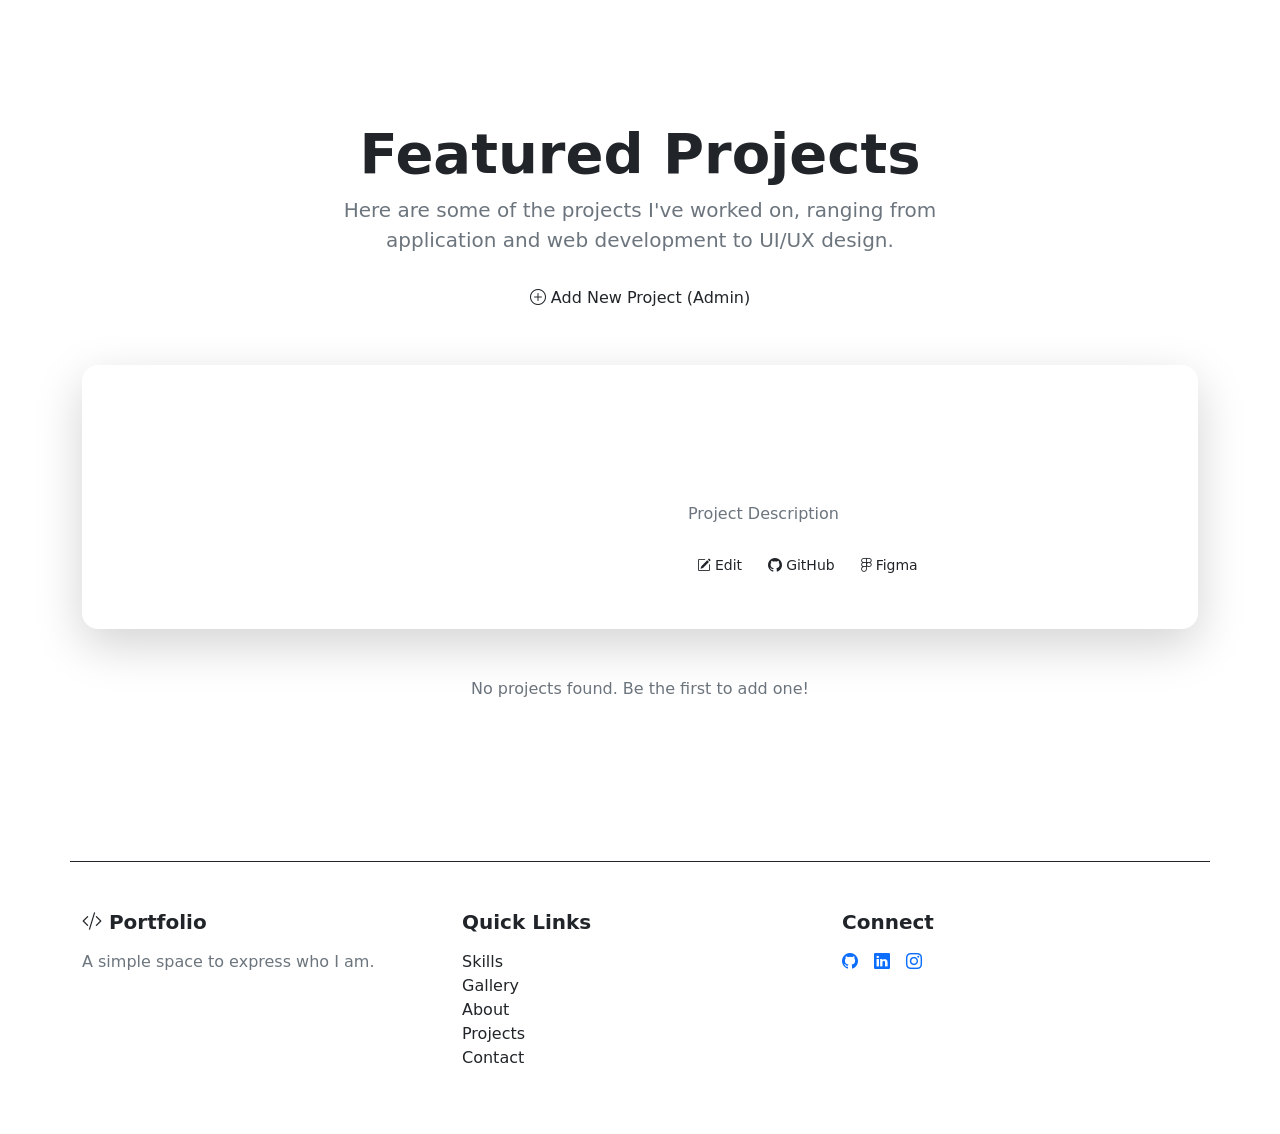
<file: portofolio/src/main/resources/templates/HTML/projects.html>
<!DOCTYPE html>
<html lang="en" xmlns:th="http://www.thymeleaf.org">
<head>
    <meta charset="UTF-8">
    <meta name="viewport" content="width=device-width, initial-scale=1.0">
    <title>Projects - Portfolio</title>
    <link href="https://cdn.jsdelivr.net/npm/bootstrap@5.3.0/dist/css/bootstrap.min.css" rel="stylesheet">
    <link href="https://fonts.googleapis.com/css2?family=Inter:wght@300;400;600;800&display=swap" rel="stylesheet">
    <link rel="stylesheet" href="https://cdn.jsdelivr.net/npm/bootstrap-icons@1.11.3/font/bootstrap-icons.min.css">
    <link rel="stylesheet" href="https://cdnjs.cloudflare.com/ajax/libs/font-awesome/6.4.0/css/all.min.css">
    
    <link rel="stylesheet" th:href="@{/css/index.css}">
    <link rel="stylesheet" th:href="@{/css/projects.css}">
</head>
<body>

    <nav class="navbar navbar-expand-lg navbar-dark fixed-top custom-navbar">
        <div class="container">
            <a class="navbar-brand fw-bold" th:href="@{/index.html}">
                <span class="text-accent">&lt;/&gt;</span> Port<span class="text-accent">folio</span>
            </a>
            <button class="navbar-toggler" data-bs-toggle="collapse" data-bs-target="#navbarNav">
                <span class="navbar-toggler-icon"></span>
            </button>
            <div id="navbarNav" class="collapse navbar-collapse justify-content-end">
                <ul class="navbar-nav gap-3">
                    <li class="nav-item"><a class="nav-link" th:href="@{/index.html}">Home</a></li>
                    <li class="nav-item"><a class="nav-link" th:href="@{/about.html}">About</a></li>
                    <li class="nav-item"><a class="nav-link active" th:href="@{/projects}">Projects</a></li>
                    <li class="nav-item"><a class="nav-link" th:href="@{/skills.html}">Skills</a></li>
                    <li class="nav-item"><a class="nav-link" th:href="@{/gallery.html}">Gallery</a></li>
                    <li class="nav-item"><a class="nav-link" th:href="@{/contact.html}">Contact</a></li>
                </ul>
            </div>
        </div>
    </nav>

    <div class="container mt-5 pt-5 text-center">
        <h1 class="display-4 fw-bold mt-4 reveal">Featured <span class="text-accent">Projects</span></h1>
        <p class="text-secondary lead mx-auto reveal mb-4" style="max-width: 600px;">
            Here are some of the projects I've worked on, ranging from application and web development to UI/UX design.
        </p>
        
        <button class="btn btn-custom mb-5" data-bs-toggle="modal" data-bs-target="#addProjectModal">
            <i class="bi bi-plus-circle"></i> Add New Project (Admin)
        </button>
    </div>

    <section class="container mb-5 pb-5">
        
        <div th:each="project : ${daftarProject}" class="card project-card border-0 rounded-4 overflow-hidden mb-5 reveal shadow-lg">
            <div class="row g-0">
                <div class="col-md-6 project-img-container">
                    <img th:src="${project.imageUrl}" class="img-fluid project-img" th:alt="${project.title}">
                </div>
                <div class="col-md-6 d-flex align-items-center">
                    <div class="card-body p-5">
                        <span class="badge bg-accent mb-3" th:text="${project.category}">Category</span>
                        <h3 class="card-title fw-bold text-white mb-3" th:text="${project.title}">Project Title</h3>
                        <p class="card-text text-secondary mb-4" th:text="${project.description}">
                            Project Description
                        </p>
                        
                        <div class="d-flex flex-wrap gap-2">
                            <a th:href="@{/projects/edit/{id}(id=${project.id})}" class="btn btn-custom btn-sm d-inline-flex align-items-center justify-content-center">
                                <i class="bi bi-pencil-square me-1"></i> Edit
                            </a>

                            <a th:if="${project.githubUrl != null and !project.githubUrl.isEmpty()}" 
                               th:href="${project.githubUrl}" target="_blank" class="btn btn-custom btn-sm d-inline-flex align-items-center justify-content-center">
                                <i class="bi bi-github me-1"></i> GitHub
                            </a>
                            
                            <a th:if="${project.figmaUrl != null and !project.figmaUrl.isEmpty()}" 
                               th:href="${project.figmaUrl}" target="_blank" class="btn btn-custom btn-sm d-inline-flex align-items-center justify-content-center">
                                <i class="fa-brands fa-figma me-1"></i> Figma
                            </a>
                        </div>
                    </div>
                </div>
            </div>
        </div>
        
        <div th:if="${daftarProject.empty}" class="text-center text-secondary">
            <p>No projects found. Be the first to add one!</p>
        </div>
    </section>

    <div class="modal fade" id="addProjectModal" tabindex="-1" aria-labelledby="addProjectModalLabel" aria-hidden="true">
        <div class="modal-dialog modal-dialog-centered modal-lg">
            <div class="modal-content bg-dark text-white border-secondary">
                <div class="modal-header border-secondary">
                    <h5 class="modal-title text-accent fw-bold" id="addProjectModalLabel">Add Project <span class="badge bg-secondary ms-2">NEW</span></h5>
                    <button type="button" class="btn-close btn-close-white" data-bs-dismiss="modal" aria-label="Close"></button>
                </div>
                <form th:action="@{/projects/add}" th:object="${projectBaru}" method="POST">
                    <div class="modal-body">
                        <p class="text-secondary small mb-4">Fill in the details below. All fields marked * are required.</p>
                        
                        <div class="mb-3">
                            <label class="form-label fw-bold">PROJECT TITLE *</label>
                            <input type="text" class="form-control bg-dark text-white border-secondary" th:field="*{title}" placeholder="e.g. STYLZE Fashion Platform" required>
                        </div>
                        <div class="mb-3">
                            <label class="form-label fw-bold">CATEGORY *</label>
                            <input type="text" class="form-control bg-dark text-white border-secondary" th:field="*{category}" placeholder="e.g. UI/UX & Web Programming" required>
                        </div>
                        <div class="mb-3">
                            <label class="form-label fw-bold">DESCRIPTION *</label>
                            <textarea class="form-control bg-dark text-white border-secondary" th:field="*{description}" rows="4" placeholder="Describe what this project does..." required></textarea>
                        </div>
                        <div class="mb-3">
                            <label class="form-label fw-bold">IMAGE URL</label>
                            <input type="text" class="form-control bg-dark text-white border-secondary" th:field="*{imageUrl}" placeholder="e.g. /images/Stylze.png OR https://...">
                        </div>
                        <div class="mb-3">
                            <label class="form-label fw-bold">GITHUB URL</label>
                            <input type="text" class="form-control bg-dark text-white border-secondary" th:field="*{githubUrl}" placeholder="https://github.com/...">
                        </div>
                        <div class="mb-3">
                            <label class="form-label fw-bold">FIGMA URL</label>
                            <input type="text" class="form-control bg-dark text-white border-secondary" th:field="*{figmaUrl}" placeholder="https://figma.com/...">
                        </div>
                    </div>
                    <div class="modal-footer border-secondary">
                        <button type="button" class="btn btn-custom" data-bs-dismiss="modal">Cancel</button>
                        <button type="submit" class="btn btn-custom">Save Project</button>
                    </div>
                </form>
            </div>
        </div>
    </div>

    <footer class="footer py-5 mt-5">
        <div class="container border-top border-dark pt-5">
            <div class="row gy-4">
                <div class="col-12 col-md-4 text-start">
                    <h5 class="fw-bold mb-3"><i class="bi bi-code-slash text-accent"></i> Port<span class="text-accent">folio</span></h5>
                    <p class="text-secondary pe-md-4">A simple space to express who I am.</p>
                </div>
                <div class="col-12 col-md-4 text-start">
                    <h5 class="fw-bold mb-3">Quick Links</h5>
                    <ul class="list-unstyled footer-links">
                        <li><a th:href="@{/skills.html}">Skills</a></li>
                        <li><a th:href="@{/gallery.html}">Gallery</a></li>
                        <li><a th:href="@{/about.html}">About</a></li>
                        <li><a th:href="@{/projects}">Projects</a></li>
                        <li><a th:href="@{/contact.html}">Contact</a></li>
                    </ul>
                </div>
                <div class="col-12 col-md-4 text-start">
                    <h5 class="fw-bold mb-3">Connect</h5>
                    <div class="social-icons d-flex gap-3 mt-3">
                        <a href="https://github.com/eangelina04-dev" target="_blank"><i class="bi bi-github"></i></a>
                        <a href="https://www.linkedin.com/in/elvina-angelina-1476b0321/" target="_blank"><i class="bi bi-linkedin"></i></a>
                        <a href="https://www.instagram.com/_elvinangelinaa/" target="_blank"><i class="bi bi-instagram"></i></a>
                    </div>
                </div>
            </div>
        </div>
    </footer>

    <script src="https://cdn.jsdelivr.net/npm/bootstrap@5.3.0/dist/js/bootstrap.bundle.min.js"></script>
    
    <script th:src="@{/js/projects.js}"></script>
</body>
</html>
</file>
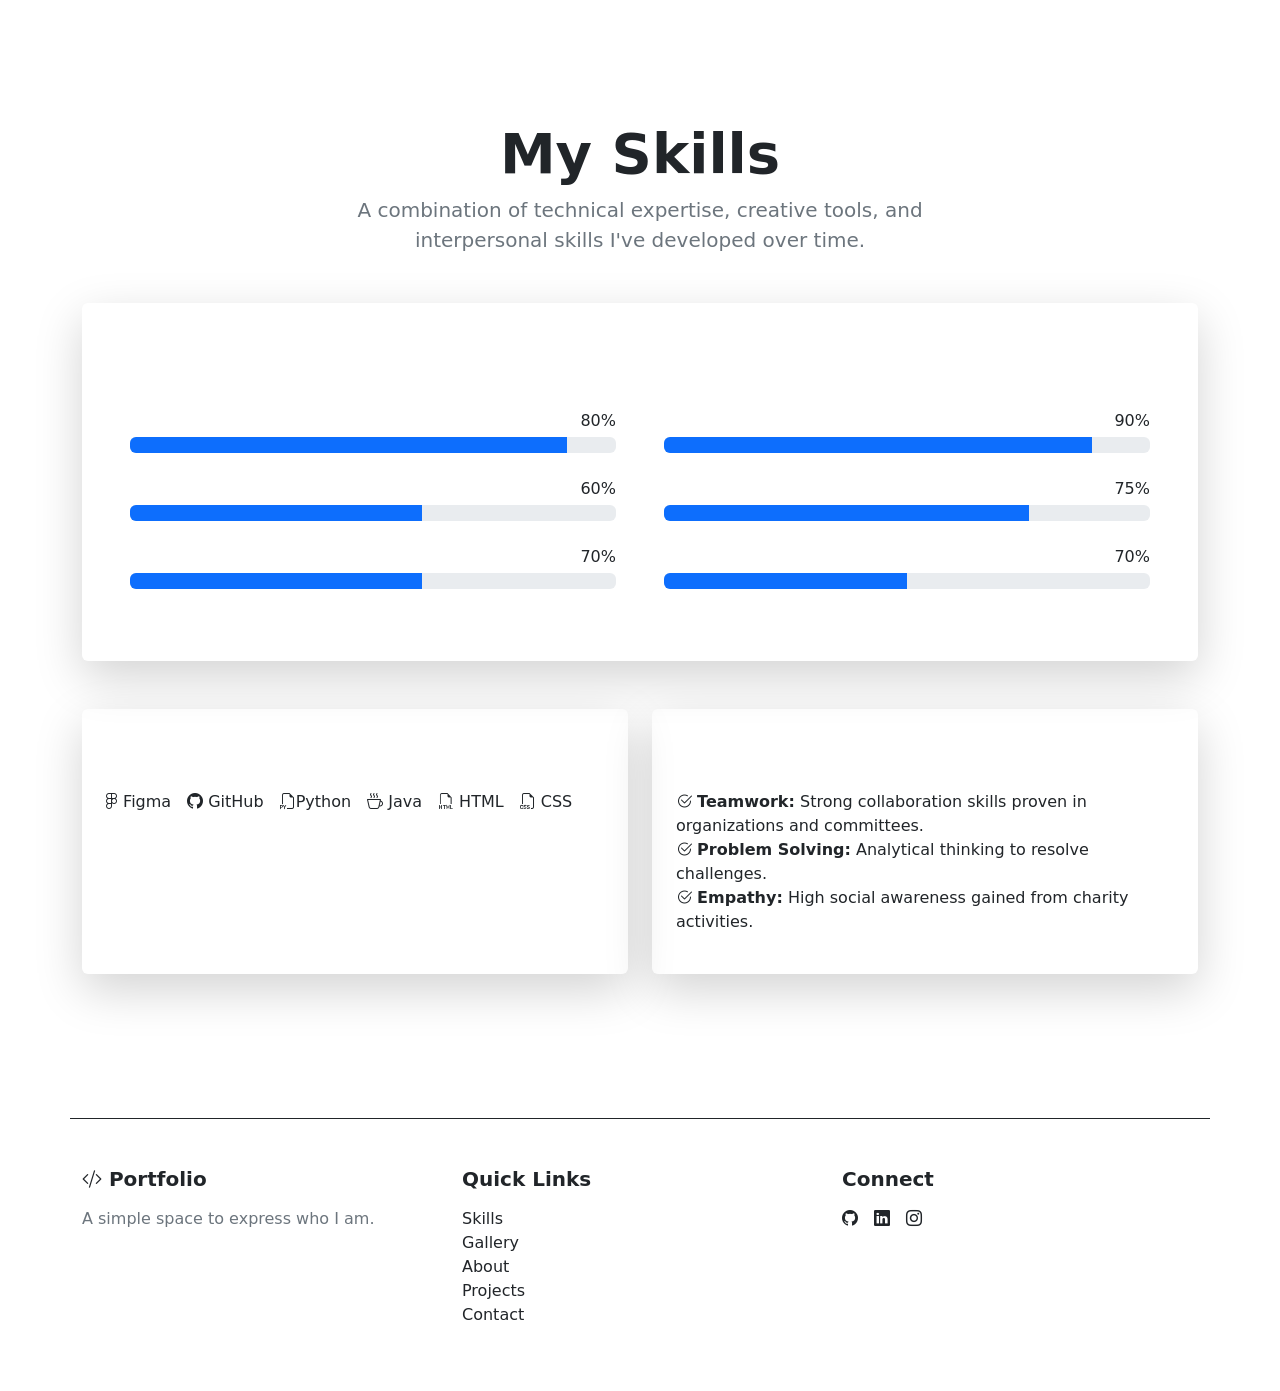
<file: portofolio/src/main/resources/templates/HTML/skills.html>
<!DOCTYPE html>
<html lang="en" xmlns:th="http://www.thymeleaf.org">
<head>
    <meta charset="UTF-8">
    <meta name="viewport" content="width=device-width, initial-scale=1.0">
    <title>Skills - Portfolio</title>
    <link href="https://cdn.jsdelivr.net/npm/bootstrap@5.3.0/dist/css/bootstrap.min.css" rel="stylesheet">
    <link href="https://fonts.googleapis.com/css2?family=Inter:wght@300;400;600;800&display=swap" rel="stylesheet">
    <link rel="stylesheet" href="https://cdn.jsdelivr.net/npm/bootstrap-icons@1.11.3/font/bootstrap-icons.min.css">
    <link rel="stylesheet" href="https://cdnjs.cloudflare.com/ajax/libs/font-awesome/6.4.0/css/all.min.css">

    <link rel="stylesheet" th:href="@{/css/index.css}">
    <link rel="stylesheet" th:href="@{/css/skills.css}">
</head>
<body>

    <nav class="navbar navbar-expand-lg navbar-dark fixed-top custom-navbar">
        <div class="container">
            <a class="navbar-brand fw-bold" th:href="@{/}">
                <span class="text-accent">&lt;/&gt;</span> Port<span class="text-accent">folio</span>
            </a>
            <button class="navbar-toggler" data-bs-toggle="collapse" data-bs-target="#navbarNav">
                <span class="navbar-toggler-icon"></span>
            </button>
            <div id="navbarNav" class="collapse navbar-collapse justify-content-end">
                <ul class="navbar-nav gap-3">
                    <li class="nav-item"><a class="nav-link" th:href="@{/}">Home</a></li>
                    <li class="nav-item"><a class="nav-link" th:href="@{/about}">About</a></li>
                    <li class="nav-item"><a class="nav-link" th:href="@{/projects}">Projects</a></li>
                    <li class="nav-item"><a class="nav-link active" th:href="@{/skills}">Skills</a></li>
                    <li class="nav-item"><a class="nav-link" th:href="@{/gallery}">Gallery</a></li>
                    <li class="nav-item"><a class="nav-link" th:href="@{/contact}">Contact</a></li>
                </ul>
            </div>
        </div>
    </nav>

    <div class="container mt-5 pt-5 text-center">
        <h1 class="display-4 fw-bold mt-4 reveal">My <span class="text-accent">Skills</span></h1>
        <p class="text-secondary lead mx-auto reveal mb-5" style="max-width: 600px;">
            A combination of technical expertise, creative tools, and interpersonal skills I've developed over time.
        </p>
    </div>

    <section class="container mb-5 reveal">
        <div class="card bg-transparent border-0 skills-card shadow-lg p-4 p-md-5 mb-5">
            <h3 class="fw-bold mb-4 text-white"><i class="bi bi-laptop text-accent me-2"></i> Technical Skills</h3>
            <div class="row g-5">
                
                <div class="col-md-6">
                    <div class="skill-item mb-4">
                        <div class="d-flex justify-content-between mb-1">
                            <span class="fw-semibold text-white">HTML & CSS</span>
                            <span class="text-accent">80%</span>
                        </div>
                        <div class="progress custom-progress">
                            <div class="progress-bar custom-progress-bar" role="progressbar" style="width: 90%;"></div>
                        </div>
                    </div>
                    <div class="skill-item mb-4">
                        <div class="d-flex justify-content-between mb-1">
                            <span class="fw-semibold text-white">Python</span>
                            <span class="text-accent">60%</span>
                        </div>
                        <div class="progress custom-progress">
                            <div class="progress-bar custom-progress-bar" role="progressbar" style="width: 60%;"></div>
                        </div>
                    </div>
                    <div class="skill-item mb-4">
                        <div class="d-flex justify-content-between mb-1">
                            <span class="fw-semibold text-white">Bootstrap Framework</span>
                            <span class="text-accent">70%</span>
                        </div>
                        <div class="progress custom-progress">
                            <div class="progress-bar custom-progress-bar" role="progressbar" style="width: 60%;"></div>
                        </div>
                    </div>
                </div>

                <div class="col-md-6">
                    <div class="skill-item mb-4">
                        <div class="d-flex justify-content-between mb-1">
                            <span class="fw-semibold text-white">UI/UX Design</span>
                            <span class="text-accent">90%</span>
                        </div>
                        <div class="progress custom-progress">
                            <div class="progress-bar custom-progress-bar" role="progressbar" style="width: 88%;"></div>
                        </div>
                    </div>
                    <div class="skill-item mb-4">
                        <div class="d-flex justify-content-between mb-1">
                            <span class="fw-semibold text-white">Java (Data Structures)</span>
                            <span class="text-accent">75%</span>
                        </div>
                        <div class="progress custom-progress">
                            <div class="progress-bar custom-progress-bar" role="progressbar" style="width: 75%;"></div>
                        </div>
                    </div>
                    <div class="skill-item mb-4">
                        <div class="d-flex justify-content-between mb-1">
                            <span class="fw-semibold text-white">JavaScript</span>
                            <span class="text-accent">70%</span>
                        </div>
                        <div class="progress custom-progress">
                            <div class="progress-bar custom-progress-bar" role="progressbar" style="width: 50%;"></div>
                        </div>
                    </div>
                </div>

            </div>
        </div>
    </section>

    <section class="container mb-5 pb-5 reveal">
        <div class="row g-4">
            
            <div class="col-md-6">
                <div class="card bg-transparent border-0 skills-card shadow-lg p-4 h-100">
                    <h3 class="fw-bold mb-4 text-white"><i class="bi bi-tools text-accent me-2"></i> Tools & Tech</h3>
                    <div class="d-flex flex-wrap gap-3">
                        <div class="tool-box"><i class="fa-brands fa-figma"></i> Figma</div>
                        <div class="tool-box"><i class="bi bi-github"></i> GitHub</div>
                        <div class="tool-box"><i class="bi bi-filetype-py"></i>Python</div>
                        <div class="tool-box"><i class="bi bi-cup-hot"></i> Java</div>
                        <div class="tool-box"><i class="bi bi-filetype-html"></i> HTML</div>
                        <div class="tool-box"><i class="bi bi-filetype-css"></i> CSS</div>
                    </div>
                </div>
            </div>

            <div class="col-md-6">
                <div class="card bg-transparent border-0 skills-card shadow-lg p-4 h-100">
                    <h3 class="fw-bold mb-4 text-white"><i class="bi bi-person-hearts text-accent me-2"></i> Soft Skills</h3>
                    <ul class="list-unstyled soft-skills-list">
                        <li><i class="bi bi-check2-circle text-accent"></i> <strong>Teamwork:</strong> Strong collaboration skills proven in organizations and committees.</li>
                        <li><i class="bi bi-check2-circle text-accent"></i> <strong>Problem Solving:</strong> Analytical thinking to resolve challenges.</li>
                        <li><i class="bi bi-check2-circle text-accent"></i> <strong>Empathy:</strong> High social awareness gained from charity activities.</li>
                    </ul>
                </div>
            </div>

        </div>
    </section>

    <footer class="footer py-5 mt-5">
        <div class="container border-top border-dark pt-5">
            <div class="row gy-4">
                <div class="col-12 col-md-4 text-start">
                    <h5 class="fw-bold mb-3"><i class="bi bi-code-slash text-accent"></i> Port<span class="text-accent">folio</span></h5>
                    <p class="text-secondary pe-md-4">A simple space to express who I am.</p>
                </div>
                <div class="col-12 col-md-4 text-start">
                    <h5 class="fw-bold mb-3">Quick Links</h5>
                    <ul class="list-unstyled footer-links">
                        <li><a th:href="@{/skills}">Skills</a></li>
                        <li><a th:href="@{/gallery}">Gallery</a></li>
                        <li><a th:href="@{/about}">About</a></li>
                        <li><a th:href="@{/projects}">Projects</a></li>
                        <li><a th:href="@{/contact}">Contact</a></li>
                    </ul>
                </div>
                <div class="col-12 col-md-4 text-start">
                    <h5 class="fw-bold mb-3">Connect</h5>
                    <div class="social-icons d-flex gap-3 mt-3">
                        <a th:href="@{https://github.com/eangelina04-dev}" target="_blank"><i class="bi bi-github"></i></a>
                        <a th:href="@{https://www.linkedin.com/in/elvina-angelina-1476b0321/}" target="_blank"><i class="bi bi-linkedin"></i></a>
                        <a th:href="@{https://www.instagram.com/_elvinangelinaa/}" target="_blank"><i class="bi bi-instagram"></i></a>
                    </div>
                </div>
            </div>
        </div>
    </footer>

    <script src="https://cdn.jsdelivr.net/npm/bootstrap@5.3.0/dist/js/bootstrap.bundle.min.js"></script> 
    <script th:src="@{/js/skills.js}"></script>
</body>
</html>
</file>
